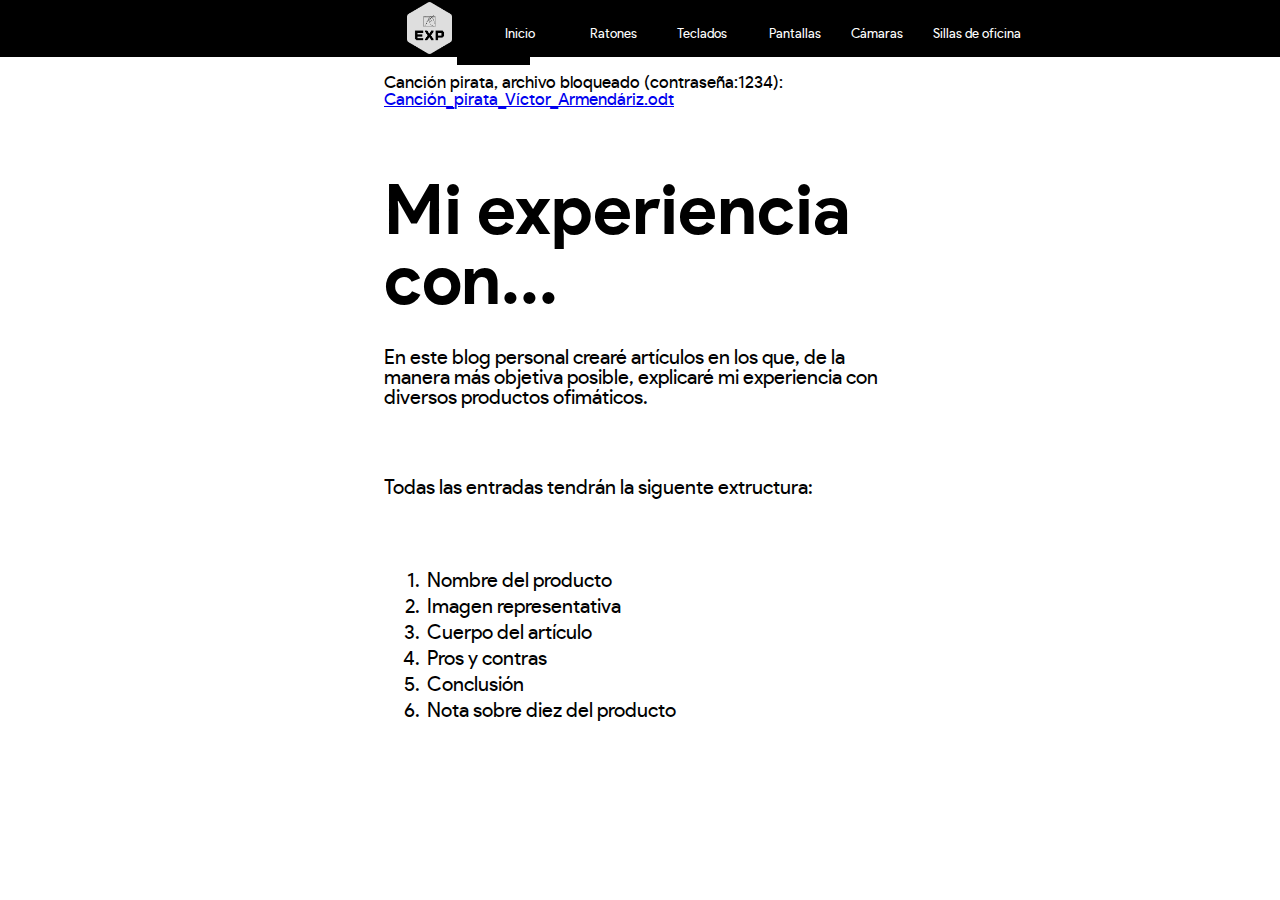
<file: index.html>
<!DOCTYPE html>
<html lang="en">
<head>
	<meta charset="UTF-8">
	<meta name="viewport" content="width=device-width, initial-scale=1.0">
	<link rel="icon" href="/assets/img/EXP-logo.png">
	<link rel="stylesheet" href="assets/styles.css">
	<title>EXP</title>
</head>
<body class="body">
	<div class="active-grid"><br><div class="active"></div></div>
	<div></div>
	<div class="nav">
		<div></div>
		<div class="nav-content">
			<div class="button-content">
				<img src="assets/img/EXP-logo.png" alt="Exp logo" class="logo">
			</div>
			<a href="index.html" class="a-none">
				<div class="button-content">
					<p class="text-1">Inicio</p>
				</div>
			</a>
			<a href="mouses.html" class="a-none">
				<div class="button-content">
					<p class="text-2">Ratones</p>
				</div>
			</a>
			<a href="keyboards.html" class="a-none">
				<div class="button-content">
					<p class="text-3">Teclados</p>
				</div>
			</a>
			<a href="screens.html" class="a-none">
				<div class="button-content">
					<p class="text-3">Pantallas</p>
				</div>
			</a>
			<a href="webcams.html" class="a-none">
				<div class="button-content">
					<p class="text-3-5">Cámaras</p>
				</div>
			</a>
			<a href="office-chairs.html" class="a-none">
				<div class="button-content">
					<p class="text-4">Sillas de oficina</p>
				</div>
			</a>
		</div>
	</div>
	<div class="container-30"><p class="article-text">Canción pirata, archivo bloqueado (contraseña:1234):<a href="assets/Canción_pirata_Víctor_Armendáriz.odt" download=""> Canción_pirata_Víctor_Armendáriz.odt</a></p></div>
	<div class="container-30">
		<p class="title">Mi experiencia con...</p>
		<p class="text">En este blog personal crearé artículos en los que, de la manera más objetiva posible, explicaré mi experiencia con diversos productos ofimáticos.</p>
		<p class="text">Todas las entradas tendrán la siguente extructura:</p>
		<ol>
			<li>Nombre del producto</li>
			<li>Imagen representativa</li>
			<li>Cuerpo del artículo</li>
			<li>Pros y contras</li>
			<li>Conclusión</li>
			<li>Nota sobre diez del producto</li>
		</ol>
	</div>
</body>
</html>
</file>
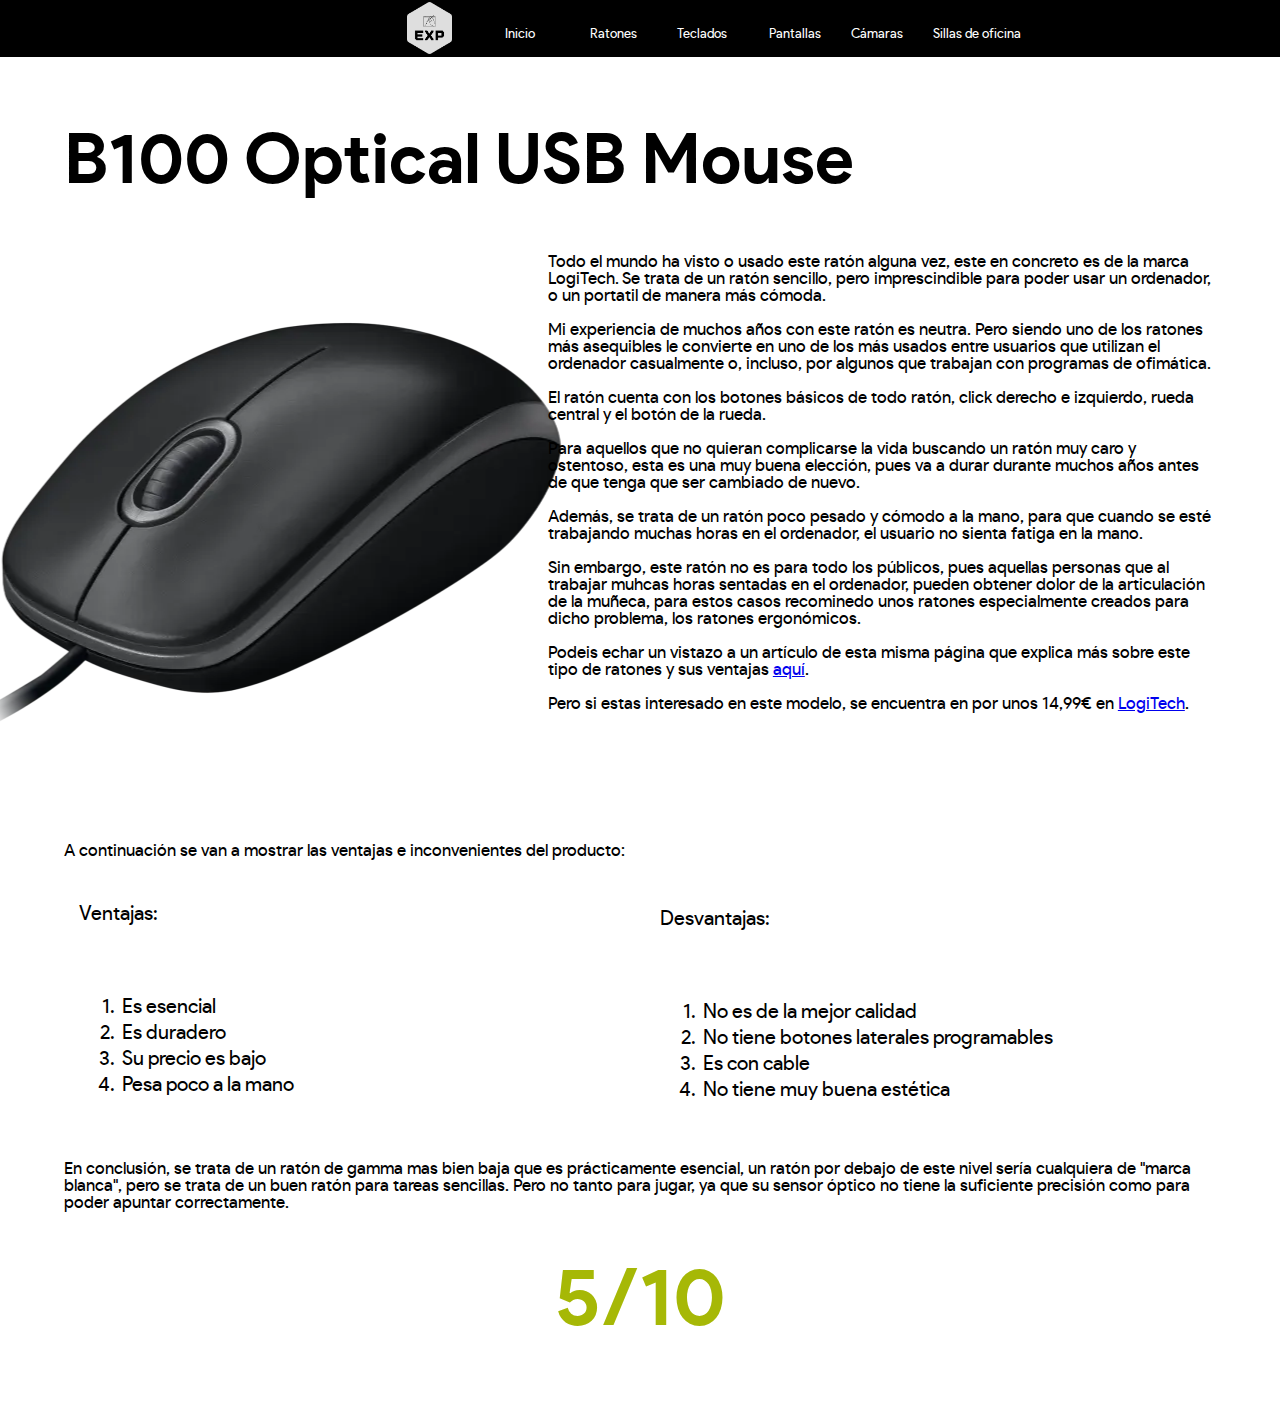
<file: B100.html>
<!DOCTYPE html>
<html lang="en">
<head>
	<meta charset="UTF-8">
	<meta name="viewport" content="width=device-width, initial-scale=1.0">
	<link rel="icon" href="/assets/img/EXP-logo.png">
	<link rel="stylesheet" href="assets/styles.css">
	<title>EXP</title>
</head>
<body class="body-scroll">
	<div></div>
	<div class="nav">
		<div></div>
		<div class="nav-content">
			<div class="button-content">
				<img src="/assets/img/EXP-logo.png" alt="Exp logo" class="logo">
			</div>
			<a href="index.html" class="a-none">
				<div class="button-content">
					<p class="text-1">Inicio</p>
				</div>
			</a>
			<a href="mouses.html" class="a-none">
				<div class="button-content">
					<p class="text-2">Ratones</p>
				</div>
			</a>
			<a href="keyboards.html" class="a-none">
				<div class="button-content">
					<p class="text-3">Teclados</p>
				</div>
			</a>
			<a href="screens.html" class="a-none">
				<div class="button-content">
					<p class="text-3">Pantallas</p>
				</div>
			</a>
			<a href="webcams.html" class="a-none">
				<div class="button-content">
					<p class="text-3-5">Cámaras</p>
				</div>
			</a>
			<a href="office-chairs.html" class="a-none">
				<div class="button-content">
					<p class="text-4">Sillas de oficina</p>
				</div>
			</a>
		</div>
	</div>
	<div class="container-15">
        <p class="title">B100 Optical USB Mouse</p>
        <img src="assets/img/b100-blackcharcoal-gallery-3.webp" class="article-img">
        <div class="text-block-left">
            <p class="article-text-left">Todo el mundo ha visto o usado este ratón alguna vez, este en concreto es de la marca LogiTech. Se trata de un ratón sencillo, pero imprescindible para poder usar un ordenador, o un portatil de manera más cómoda.</p>
            <p class="article-text-left">Mi experiencia de muchos años con este ratón es neutra. Pero siendo uno de los ratones más asequibles le convierte en uno de los más usados entre usuarios que utilizan el ordenador casualmente o, incluso, por algunos que trabajan con programas de ofimática.</p>
            <p class="article-text-left">El ratón cuenta con los botones básicos de todo ratón, click derecho e izquierdo, rueda central y el botón de la rueda.</p>
            <p class="article-text-left">Para aquellos que no quieran complicarse la vida buscando un ratón muy caro y ostentoso, esta es una muy buena elección, pues va a durar durante muchos años antes de que tenga que ser cambiado de nuevo.</p>
            <p class="article-text-left">Además, se trata de un ratón poco pesado y cómodo a la mano, para que cuando se esté trabajando muchas horas en el ordenador, el usuario no sienta fatiga en la mano.</p>
            <p class="article-text-left">Sin embargo, este ratón no es para todo los públicos, pues aquellas personas que al trabajar muhcas horas sentadas en el ordenador, pueden obtener dolor de la articulación de la muñeca, para estos casos recominedo unos ratones especialmente creados para dicho problema, los ratones ergonómicos.</p>
            <p class="article-text-left">Podeis echar un vistazo a un artículo de esta misma página que explica más sobre este tipo de ratones y sus ventajas <a href="mx-master-3s.html">aquí</a>.</p>
            <p class="article-text-left">Pero si estas interesado en este modelo, se encuentra en por unos 14,99€ en <a href="https://www.logitech.com/es-es/products/mice/b100-usb-business-mouse.910-003357.html" target="_blank">LogiTech</a>.</p>
        </div>
        <p class="article-text">A continuación se van a mostrar las ventajas e inconvenientes del producto:</p>
        <div class="for-against">
            <div class="caracteristics-for">
                <p class="text">Ventajas:</p>
                <ol>
                    <li>Es esencial</li>
                    <li>Es duradero</li>
                    <li>Su precio es bajo</li>
					<li>Pesa poco a la mano</li>
                </ol>
            </div>
            <div class="caracteristics-against">
                <p class="text">Desvantajas:</p>
				<ol>
					<li>No es de la mejor calidad</li>
					<li>No tiene botones laterales programables</li>
					<li>Es con cable</li>
					<li>No tiene muy buena estética</li>
				</ol>
            </div>
        </div>
		<p class="article-text">En conclusión, se trata de un ratón de gamma mas bien baja que es prácticamente esencial, un ratón por debajo de este nivel sería cualquiera de "marca blanca", pero se trata de un buen ratón para tareas sencillas. Pero no tanto para jugar, ya que su sensor óptico no tiene la suficiente precisión como para poder apuntar correctamente.</p>
		<p class="calification-5-7">5/10</p>
	</div>
</body>
</html>
</file>
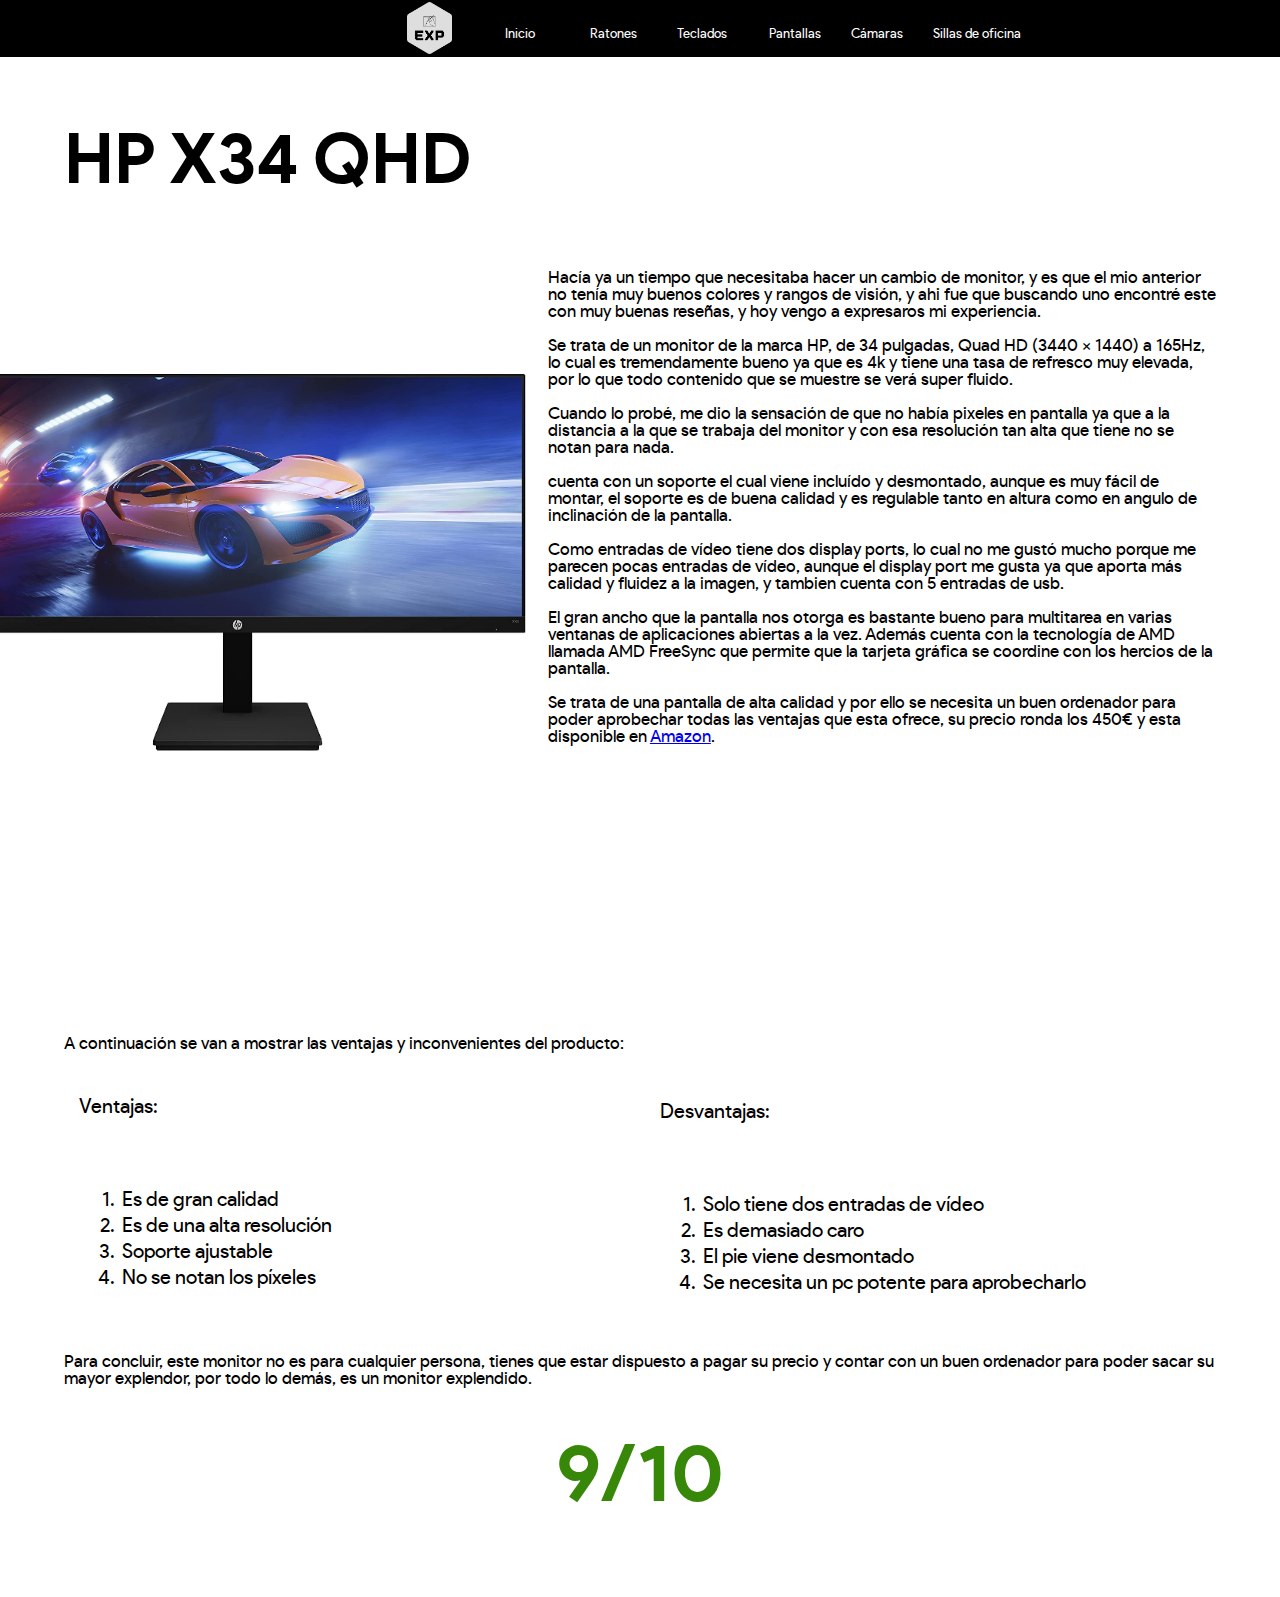
<file: HP_X34_QHD.html>
<!DOCTYPE html>
<html lang="en"><head><meta http-equiv="Content-Type" content="text/html; charset=UTF-8">
	
	<meta name="viewport" content="width=device-width, initial-scale=1.0">
	<link rel="icon" href="assets/img/EXP-logo.png">
	<link rel="stylesheet" href="assets/styles.css">
	<title>EXP</title>
</head>
<body class="body-scroll">
	<div></div>
	<div class="nav">
		<div></div>
		<div class="nav-content">
			<div class="button-content">
				<img src="assets/img/EXP-logo.png" alt="Exp logo" class="logo">
			</div>
			<a href="https://exp-blogger.vercel.app/index.html" class="a-none">
				<div class="button-content">
					<p class="text-1">Inicio</p>
				</div>
			</a>
			<a href="https://exp-blogger.vercel.app/mouses.html" class="a-none">
				<div class="button-content">
					<p class="text-2">Ratones</p>
				</div>
			</a>
			<a href="https://exp-blogger.vercel.app/keyboards.html" class="a-none">
				<div class="button-content">
					<p class="text-3">Teclados</p>
				</div>
			</a>
			<a href="https://exp-blogger.vercel.app/screens.html" class="a-none">
				<div class="button-content">
					<p class="text-3">Pantallas</p>
				</div>
			</a>
			<a href="https://exp-blogger.vercel.app/webcams.html" class="a-none">
				<div class="button-content">
					<p class="text-3-5">Cámaras</p>
				</div>
			</a>
			<a href="https://exp-blogger.vercel.app/office-chairs.html" class="a-none">
				<div class="button-content">
					<p class="text-4">Sillas de oficina</p>
				</div>
			</a>
		</div>
	</div>
	<div class="container-15">
        <p class="title">HP X34 QHD</p>
		<br><br><br><br><br>
        <img src="assets/img/HP_X34_QHD.png" class="article-img-screens" width="692px" height="488px">
        <div class="text-block-left">
            <p class="article-text-left">Hacía ya un tiempo que necesitaba hacer un cambio de monitor, y es que el mio anterior no tenía muy buenos colores y rangos de visión, y ahi fue que buscando uno encontré este con muy buenas reseñas, y hoy vengo a expresaros mi experiencia.</p>
            <p class="article-text-left">Se trata de un monitor de la marca HP, de 34 pulgadas, Quad HD (3440 x 1440) a 165Hz, lo cual es tremendamente bueno ya que es 4k y tiene una tasa de refresco muy elevada, por lo que todo contenido que se muestre se verá super fluido.</p>
            <p class="article-text-left">Cuando lo probé, me dio la sensación de que no había pixeles en pantalla ya que a la distancia a la que se trabaja del monitor y con esa resolución tan alta que tiene no se notan para nada.</p>
            <p class="article-text-left">cuenta con un soporte el cual viene incluído y desmontado, aunque es muy fácil de montar, el soporte es de buena calidad y es regulable tanto en altura como en angulo de inclinación de la pantalla. </p>
            <p class="article-text-left">Como entradas de vídeo tiene dos display ports, lo cual no me gustó mucho porque me parecen pocas entradas de vídeo, aunque el display port me gusta ya que aporta más calidad y fluidez a la imagen, y tambien cuenta con 5 entradas de usb.</p>
            <p class="article-text-left">El gran ancho que la pantalla nos otorga es bastante bueno para multitarea en varias ventanas de aplicaciones abiertas a la vez. Además cuenta con la tecnología de AMD llamada AMD FreeSync que permite que la tarjeta gráfica se coordine con los hercios de la pantalla.</p>
            <p class="article-text-left">Se trata de una pantalla de alta calidad y por ello se necesita un buen ordenador para poder aprobechar todas las ventajas que esta ofrece, su precio ronda los 450€ y esta disponible en <a href="https://www.amazon.es/HP-X34-QHD-Antirreflectante-Inclinaci%C3%B3n/dp/B09DCJ295T/ref=sr_1_1?__mk_es_ES=%C3%85M%C3%85%C5%BD%C3%95%C3%91&crid=1V96FN94VG7KB&keywords=HP+X34+QHD&qid=1682807483&sprefix=hp+x34+qhd%2Caps%2C100&sr=8-1">Amazon</a>.</p>
		</div>
	<br><br><br><br><br><br>
	<p class="article-text">A continuación se van a mostrar las ventajas y inconvenientes del producto:</p>
	<div class="for-against">
		<div class="caracteristics-for">
			<p class="text">Ventajas:</p>
			<ol>
				<li>Es de gran calidad</li>
				<li>Es de una alta resolución</li>
				<li>Soporte ajustable</li>
				<li>No se notan los píxeles</li>
			</ol>
		</div>
		<div class="caracteristics-against">
			<p class="text">Desvantajas:</p>
			<ol>
				<li>Solo tiene dos entradas de vídeo</li>
				<li>Es demasiado caro</li>
				<li>El pie viene desmontado</li>
				<li>Se necesita un pc potente para aprobecharlo</li>
			</ol>
		</div>
	</div>
	<p class="article-text">Para concluir, este monitor no es para cualquier persona, tienes que estar dispuesto a pagar su precio y contar con un buen ordenador para poder sacar su mayor explendor, por todo lo demás, es un monitor explendido.</p>
	<p class="calification-8-10">9/10</p>

</body></html>
</file>
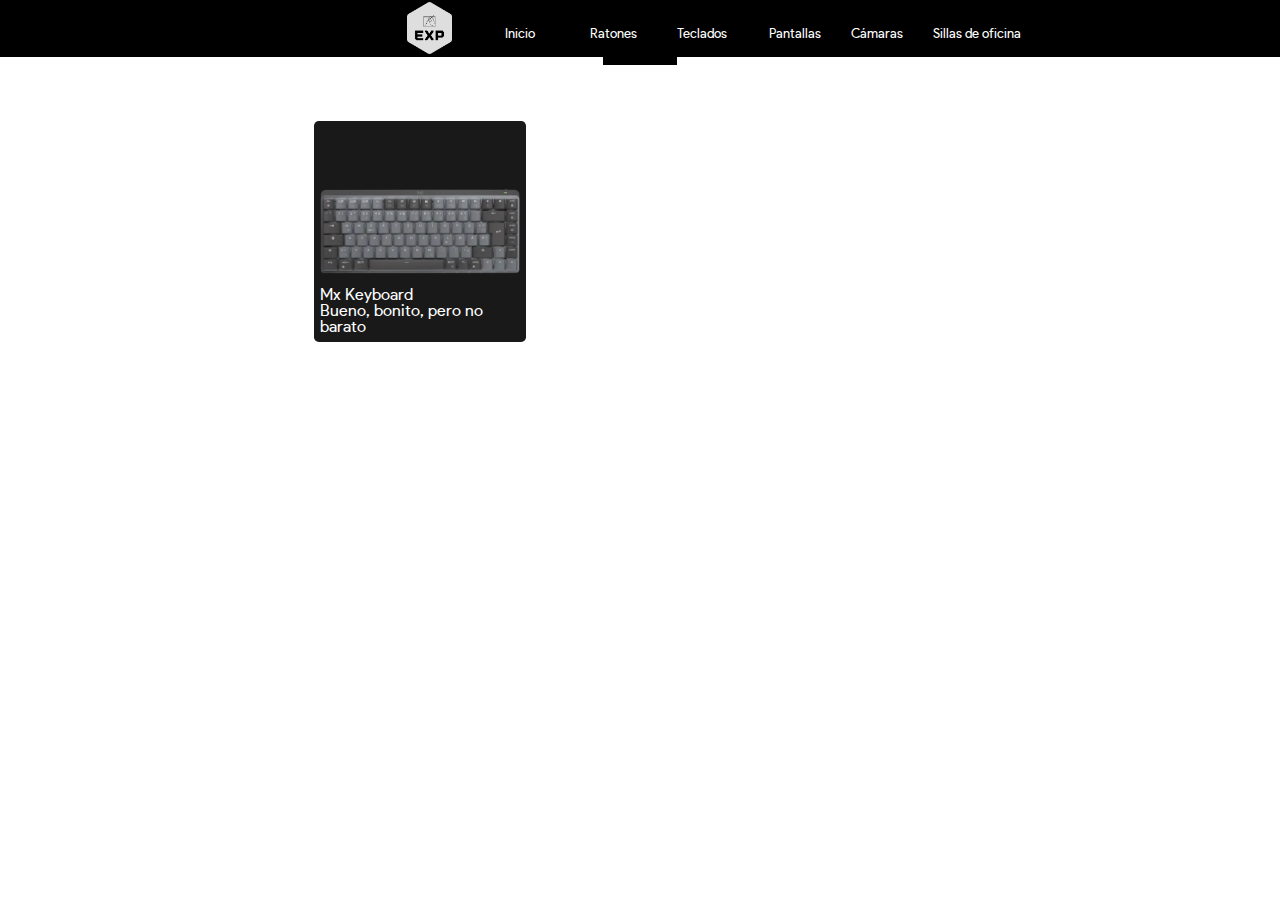
<file: keyboards.html>
<!DOCTYPE html>
<html lang="en">
<head>
	<meta charset="UTF-8">
	<meta name="viewport" content="width=device-width, initial-scale=1.0">
	<link rel="icon" href="/assets/img/EXP-logo.png">
	<link rel="stylesheet" href="assets/styles.css">
	<title>EXP</title>
</head>
<body class="body">
	<div class="active-grid"><div></div><div></div><br><div class="active"></div></div>
	<div></div>
	<div class="nav">
		<div></div>
		<div class="nav-content">
			<div class="button-content">
				<img src="/assets/img/EXP-logo.png" alt="Exp logo" class="logo">
			</div>
			<a href="index.html" class="a-none">
				<div class="button-content">
					<p class="text-1">Inicio</p>
				</div>
			</a>
			<a href="mouses.html" class="a-none">
				<div class="button-content">
					<p class="text-2">Ratones</p>
				</div>
			</a>
			<a href="keyboards.html" class="a-none">
				<div class="button-content">
					<p class="text-3">Teclados</p>
				</div>
			</a>
			<a href="screens.html" class="a-none">
				<div class="button-content">
					<p class="text-3">Pantallas</p>
				</div>
			</a>
			<a href="webcams.html" class="a-none">
				<div class="button-content">
					<p class="text-3-5">Cámaras</p>
				</div>
			</a>
			<a href="office-chairs.html" class="a-none">
				<div class="button-content">
					<p class="text-4">Sillas de oficina</p>
				</div>
			</a>
		</div>
	</div>
	<div class="container-20">
		<a class="a-card" href="mx-keyboard.html">
			<div class="card-under-bg-keyboards">
				<div class="card-keyboards img-keyboard-1">
					<div class="card-content">
						<div class="card-title">Mx Keyboard</div>
						<div class="card-body">Bueno, bonito, pero no barato</div>
					</div>
				</div>
			</div>
		</a>
	</div>
</body>
</html>
</file>
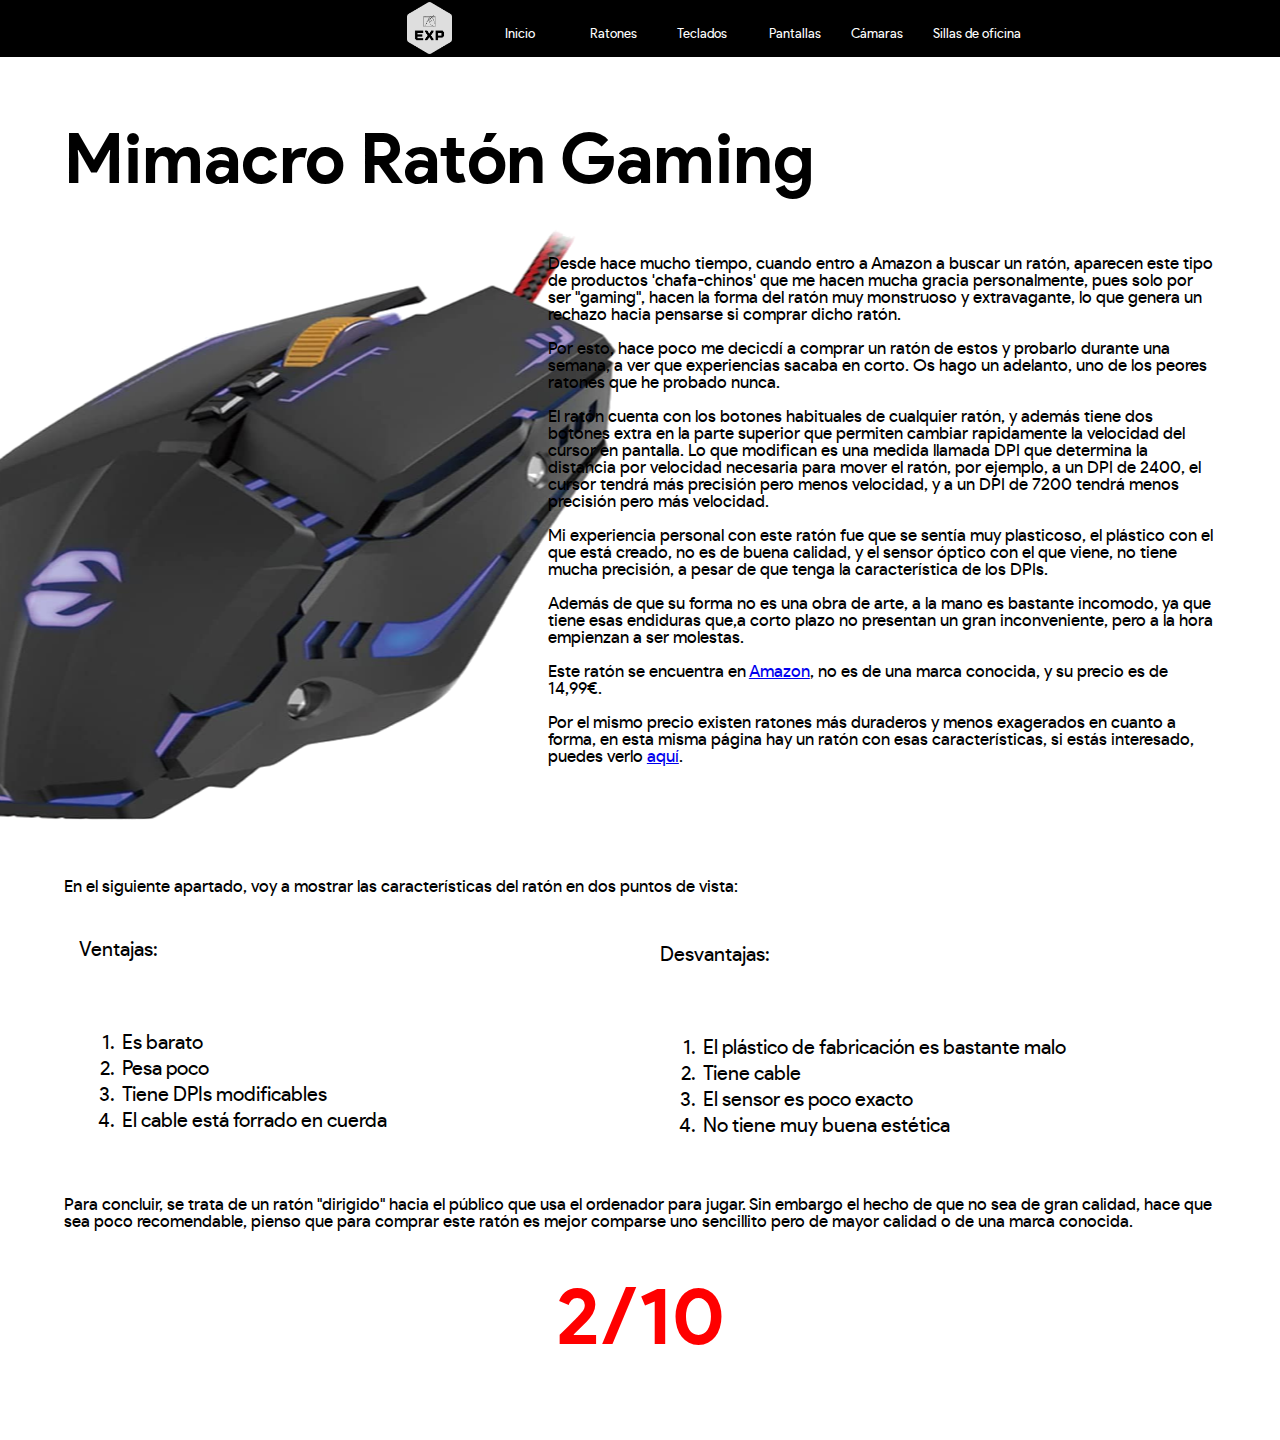
<file: mimacro-raton-gaming.html>
<!DOCTYPE html>
<html lang="en">
<head>
	<meta charset="UTF-8">
	<meta name="viewport" content="width=device-width, initial-scale=1.0">
	<link rel="icon" href="/assets/img/EXP-logo.png">
	<link rel="stylesheet" href="assets/styles.css">
	<title>EXP</title>
</head>
<body class="body-scroll">
	<div></div>
	<div class="nav">
		<div></div>
		<div class="nav-content">
			<div class="button-content">
				<img src="/assets/img/EXP-logo.png" alt="Exp logo" class="logo">
			</div>
			<a href="index.html" class="a-none">
				<div class="button-content">
					<p class="text-1">Inicio</p>
				</div>
			</a>
			<a href="mouses.html" class="a-none">
				<div class="button-content">
					<p class="text-2">Ratones</p>
				</div>
			</a>
			<a href="keyboards.html" class="a-none">
				<div class="button-content">
					<p class="text-3">Teclados</p>
				</div>
			</a>
			<a href="screens.html" class="a-none">
				<div class="button-content">
					<p class="text-3">Pantallas</p>
				</div>
			</a>
			<a href="webcams.html" class="a-none">
				<div class="button-content">
					<p class="text-3-5">Cámaras</p>
				</div>
			</a>
			<a href="office-chairs.html" class="a-none">
				<div class="button-content">
					<p class="text-4">Sillas de oficina</p>
				</div>
			</a>
		</div>
	</div>
	<div class="container-15">
        <p class="title">Mimacro Ratón Gaming</p>
        <img src="assets/img/mimacro-ratóngaming.png" class="article-img">
        <div class="text-block-left">
            <p class="article-text-left">Desde hace mucho tiempo, cuando entro a Amazon a buscar un ratón, aparecen este tipo de productos 'chafa-chinos' que me hacen mucha gracia personalmente, pues solo por ser "gaming", hacen la forma del ratón muy monstruoso y extravagante, lo que genera un rechazo hacia pensarse si comprar dicho ratón. </p>
            <p class="article-text-left">Por esto, hace poco me decicdí a comprar un ratón de estos y probarlo durante una semana, a ver que experiencias sacaba en corto. Os hago un adelanto, uno de los peores ratones que he probado nunca.</p>
            <p class="article-text-left">El ratón cuenta con los botones habituales de cualquier ratón, y además tiene dos botones extra en la parte superior que permiten cambiar rapidamente la velocidad del cursor en pantalla. Lo que modifican es una medida llamada DPI que determina la distancia por velocidad necesaria para mover el ratón, por ejemplo, a un DPI de 2400, el cursor tendrá más precisión pero menos velocidad, y a un DPI de 7200 tendrá menos precisión pero más velocidad.</p>
            <p class="article-text-left">Mi experiencia personal con este ratón fue que se sentía muy plasticoso, el plástico con el que está creado, no es de buena calidad, y el sensor óptico con el que viene, no tiene mucha precisión, a pesar de que tenga la característica de los DPIs.</p>
            <p class="article-text-left">Además de que su forma no es una obra de arte, a la mano es bastante incomodo, ya que tiene esas endiduras que,a corto plazo no presentan un gran inconveniente, pero a la hora empienzan a ser molestas.</p>
            <p class="article-text-left">Este ratón se encuentra en <a href="https://www.amazon.es/Mimacro-Iluminaci%C3%B3n-Botones-Ultra-Ligero-ergonomico/dp/B0BSH2J297/ref=sr_1_3_sspa?__mk_es_ES=%C3%85M%C3%85%C5%BD%C3%95%C3%91&crid=JYXY807LUO7V&keywords=rat%C3%B3n+gamer&qid=1678205897&sprefix=rat%C3%B3n+gamer%2Caps%2C90&sr=8-3-spons&sp_csd=d2lkZ2V0TmFtZT1zcF9hdGY&psc=1" target="_blank">Amazon</a>, no es de una marca conocida, y su precio es de 14,99€.</p>
            <p class="article-text-left">Por el mismo precio existen ratones más duraderos y menos exagerados en cuanto a forma, en esta misma página hay un ratón con esas características, si estás interesado, puedes verlo <a target="_b" href="B100.html">aquí</a>.</p>
        </div>
		<br><br><br>
        <p class="article-text">En el siguiente apartado, voy a mostrar las características del ratón en dos puntos de vista:</p>
        <div class="for-against">
            <div class="caracteristics-for">
                <p class="text">Ventajas:</p>
                <ol>
                    <li>Es barato</li>
                    <li>Pesa poco</li>
                    <li>Tiene DPIs modificables</li>
					<li>El cable está forrado en cuerda</li>
                </ol>
            </div>
            <div class="caracteristics-against">
                <p class="text">Desvantajas:</p>
				<ol>
					<li>El plástico de fabricación es bastante malo</li>
					<li>Tiene cable</li>
					<li>El sensor es poco exacto</li>
					<li>No tiene muy buena estética</li>
				</ol>
            </div>
        </div>
		<p class="article-text">Para concluir, se trata de un ratón "dirigido" hacia el público que usa el ordenador para jugar. Sin embargo el hecho de que no sea de gran calidad, hace que sea poco recomendable, pienso que para comprar este ratón es mejor comparse uno sencillito pero de mayor calidad o de una marca conocida.</p>
		<p class="calification-0-4">2/10</p>
	</div>
</body>
</html>
</file>
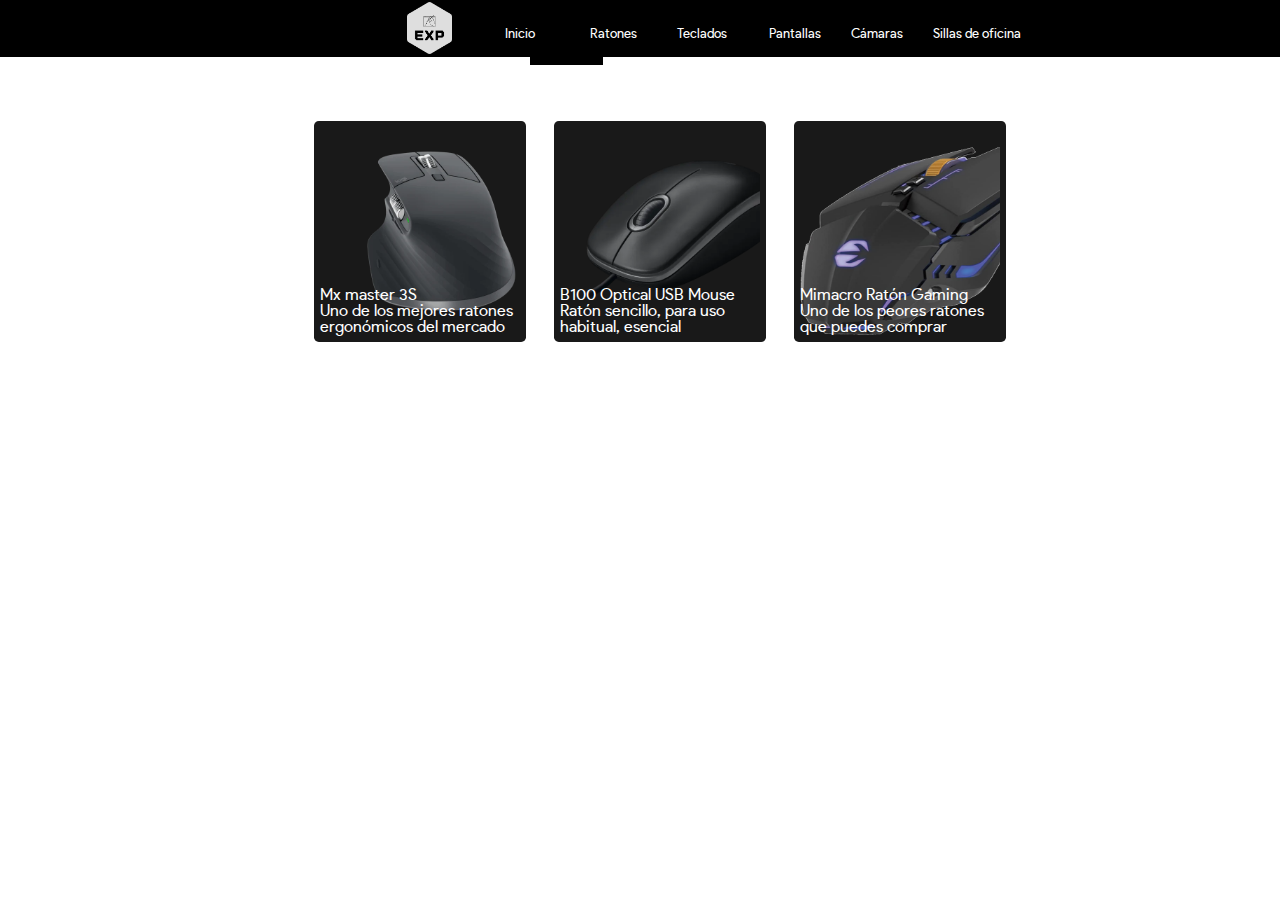
<file: mouses.html>
<!DOCTYPE html>
<html lang="en">
<head>
	<meta charset="UTF-8">
	<meta name="viewport" content="width=device-width, initial-scale=1.0">
	<link rel="icon" href="/assets/img/EXP-logo.png">
	<link rel="stylesheet" href="assets/styles.css">
	<title>EXP</title>
</head>
<body class="body">
	<div class="active-grid"><div></div><br><div class="active"></div></div>
	<div></div>
	<div class="nav">
		<div></div>
		<div class="nav-content">
			<div class="button-content">
				<img src="/assets/img/EXP-logo.png" alt="Exp logo" class="logo">
			</div>
			<a href="index.html" class="a-none">
				<div class="button-content">
					<p class="text-1">Inicio</p>
				</div>
			</a>
			<a href="mouses.html" class="a-none">
				<div class="button-content">
					<p class="text-2">Ratones</p>
				</div>
			</a>
			<a href="keyboards.html" class="a-none">
				<div class="button-content">
					<p class="text-3">Teclados</p>
				</div>
			</a>
			<a href="screens.html" class="a-none">
				<div class="button-content">
					<p class="text-3">Pantallas</p>
				</div>
			</a>
			<a href="webcams.html" class="a-none">
				<div class="button-content">
					<p class="text-3-5">Cámaras</p>
				</div>
			</a>
			<a href="office-chairs.html" class="a-none">
				<div class="button-content">
					<p class="text-4">Sillas de oficina</p>
				</div>
			</a>
		</div>
	</div>
	<div class="container-20">
		<a class="a-card" href="mx-master-3s.html">
			<div class="card-under-bg-mouses">
				<div class="card img-mouse-1">
					<div class="card-content">
						<div class="card-title">Mx master 3S</div>
						<div class="card-body">Uno de los mejores ratones ergonómicos del mercado</div>
					</div>
				</div>
			</div>
		</a>
		<a href="B100.html" class="a-card">
			<div class="card-under-bg-mouses">
				<div class="card img-mouse-2">
					<div class="card-content">
						<div class="card-title">B100 Optical USB Mouse</div>
						<div class="card-body">Ratón sencillo, para uso habitual, esencial</div>
					</div>
				</div>
			</div>
		</a>
		<a href="mimacro-raton-gaming.html" class="a-card">
			<div class="card-under-bg-mouses">
				<div class="card img-mouse-3">
					<div class="card-content">
						<div class="card-title">Mimacro Ratón Gaming</div>
						<div class="card-body">Uno de los peores ratones que puedes comprar</div>
					</div>
				</div>
			</div>
		</a>
	</div>
</body>
</html>
</file>
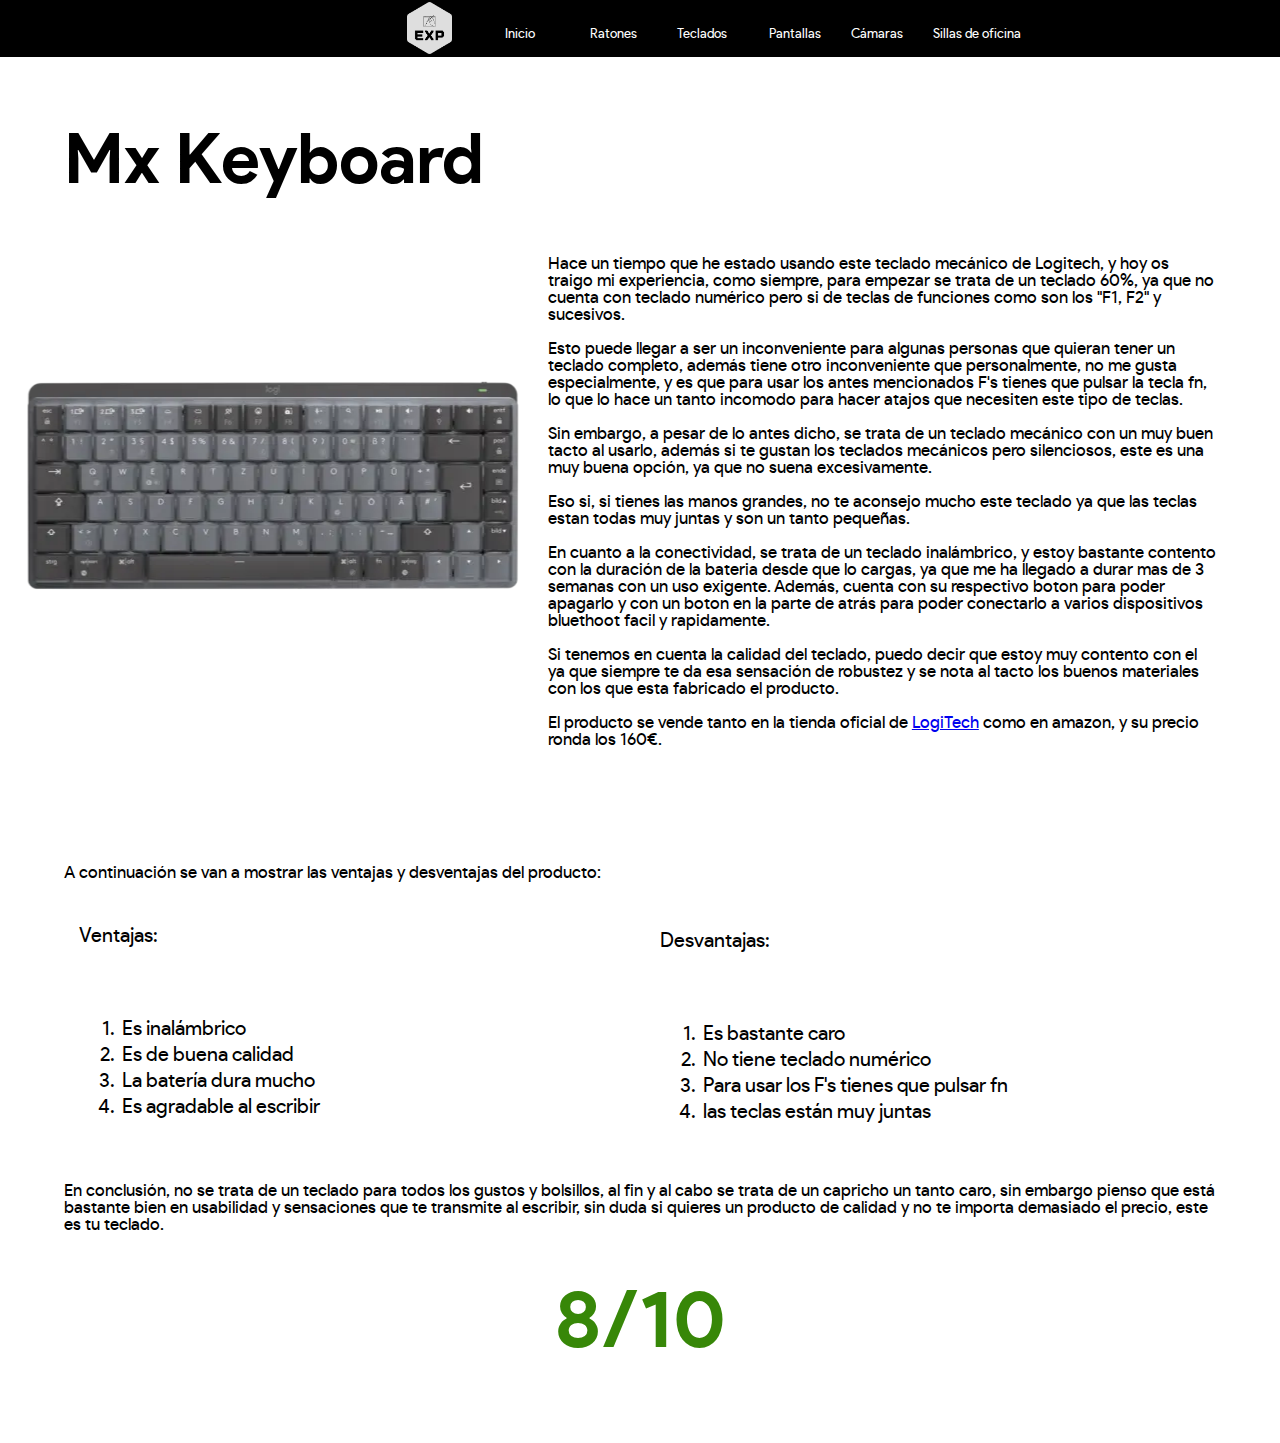
<file: mx-keyboard.html>
<!DOCTYPE html>

<html lang="en"><head><meta http-equiv="Content-Type" content="text/html; charset=UTF-8">
	
	<meta name="viewport" content="width=device-width, initial-scale=1.0">
	<link rel="icon" href="assets/img/EXP-logo.png">
	<link rel="stylesheet" href="assets/styles.css">
	<title>EXP</title>
</head>
<body class="body-scroll">
	<div></div>
	<div class="nav">
		<div></div>
		<div class="nav-content">
			<div class="button-content">
				<img src="assets/img/EXP-logo.png" alt="Exp logo" class="logo">
			</div>
			<a href="https://exp-blogger.vercel.app/index.html" class="a-none">
				<div class="button-content">
					<p class="text-1">Inicio</p>
				</div>
			</a>
			<a href="https://exp-blogger.vercel.app/mouses.html" class="a-none">
				<div class="button-content">
					<p class="text-2">Ratones</p>
				</div>
			</a>
			<a href="https://exp-blogger.vercel.app/keyboards.html" class="a-none">
				<div class="button-content">
					<p class="text-3">Teclados</p>
				</div>
			</a>
			<a href="https://exp-blogger.vercel.app/screens.html" class="a-none">
				<div class="button-content">
					<p class="text-3">Pantallas</p>
				</div>
			</a>
			<a href="https://exp-blogger.vercel.app/webcams.html" class="a-none">
				<div class="button-content">
					<p class="text-3-5">Cámaras</p>
				</div>
			</a>
			<a href="https://exp-blogger.vercel.app/office-chairs.html" class="a-none">
				<div class="button-content">
					<p class="text-4">Sillas de oficina</p>
				</div>
			</a>
		</div>
	</div>
	<div class="container-15">
        <p class="title">Mx Keyboard</p>
		<br><br><br><br><br>
        <img src="assets/img/Mx_mechanical_keyboard.webp" class="article-img">
        <div class="text-block-left">
            <p class="article-text-left">Hace un tiempo que he estado usando este teclado mecánico de Logitech, y hoy os traigo mi experiencia, como siempre, para empezar se trata de un teclado 60%, ya que no cuenta con teclado numérico pero si de teclas de funciones como son los "F1, F2" y sucesivos.</p>
            <p class="article-text-left">Esto puede llegar a ser un inconveniente para algunas personas que quieran tener un teclado completo, además tiene otro inconveniente que personalmente, no me gusta especialmente, y es que para usar los antes mencionados F's tienes que pulsar la tecla fn, lo que lo hace un tanto incomodo para hacer atajos que necesiten este tipo de teclas.</p>
            <p class="article-text-left">Sin embargo, a pesar de lo antes dicho, se trata de un teclado mecánico con un muy buen tacto al usarlo, además si te gustan los teclados mecánicos pero silenciosos, este es una muy buena opción, ya que no suena excesivamente.</p>
            <p class="article-text-left">Eso si, si tienes las manos grandes, no te aconsejo mucho este teclado ya que las teclas estan todas muy juntas y son un tanto pequeñas.</p>
            <p class="article-text-left">En cuanto a la conectividad, se trata de un teclado inalámbrico, y estoy bastante contento con la duración de la bateria desde que lo cargas, ya que me ha llegado a durar mas de 3 semanas con un uso exigente. Además, cuenta con su respectivo boton para poder apagarlo y con un boton en la parte de atrás para poder conectarlo a varios dispositivos bluethoot facil y rapidamente.</p>
            <p class="article-text-left">Si tenemos en cuenta la calidad del teclado, puedo decir que estoy muy contento con el ya que siempre te da esa sensación de robustez y se nota al tacto los buenos materiales con los que esta fabricado el producto.</p>
            <p class="article-text-left">El producto se vende tanto en la tienda oficial de <a href="https://www.logitech.com/es-es/products/keyboards/mx-mechanical.html">LogiTech</a> como en amazon, y su precio ronda los 160€.</p>
	</div>
	<br><br><br><br><br><br><br><br><br><br><br>
	<p class="article-text">A continuación se van a mostrar las ventajas y desventajas del producto:</p>
	<div class="for-against">
		<div class="caracteristics-for">
			<p class="text">Ventajas:</p>
			<ol>
				<li>Es inalámbrico</li>
				<li>Es de buena calidad</li>
				<li>La batería dura mucho</li>
				<li>Es agradable al escribir</li>
			</ol>
		</div>
		<div class="caracteristics-against">
			<p class="text">Desvantajas:</p>
			<ol>
				<li>Es bastante caro</li>
				<li>No tiene teclado numérico</li>
				<li>Para usar los F's tienes que pulsar fn</li>
				<li>las teclas están muy juntas</li>
			</ol>
		</div>
	</div>
	<p class="article-text">En conclusión, no se trata de un teclado para todos los gustos y bolsillos, al fin y al cabo se trata de un capricho un tanto caro, sin embargo pienso que está bastante bien en usabilidad y sensaciones que te transmite al escribir, sin duda si quieres un producto de calidad y no te importa demasiado el precio, este es tu teclado.</p>
	<p class="calification-8-10">8/10</p>

</body></html>
</file>
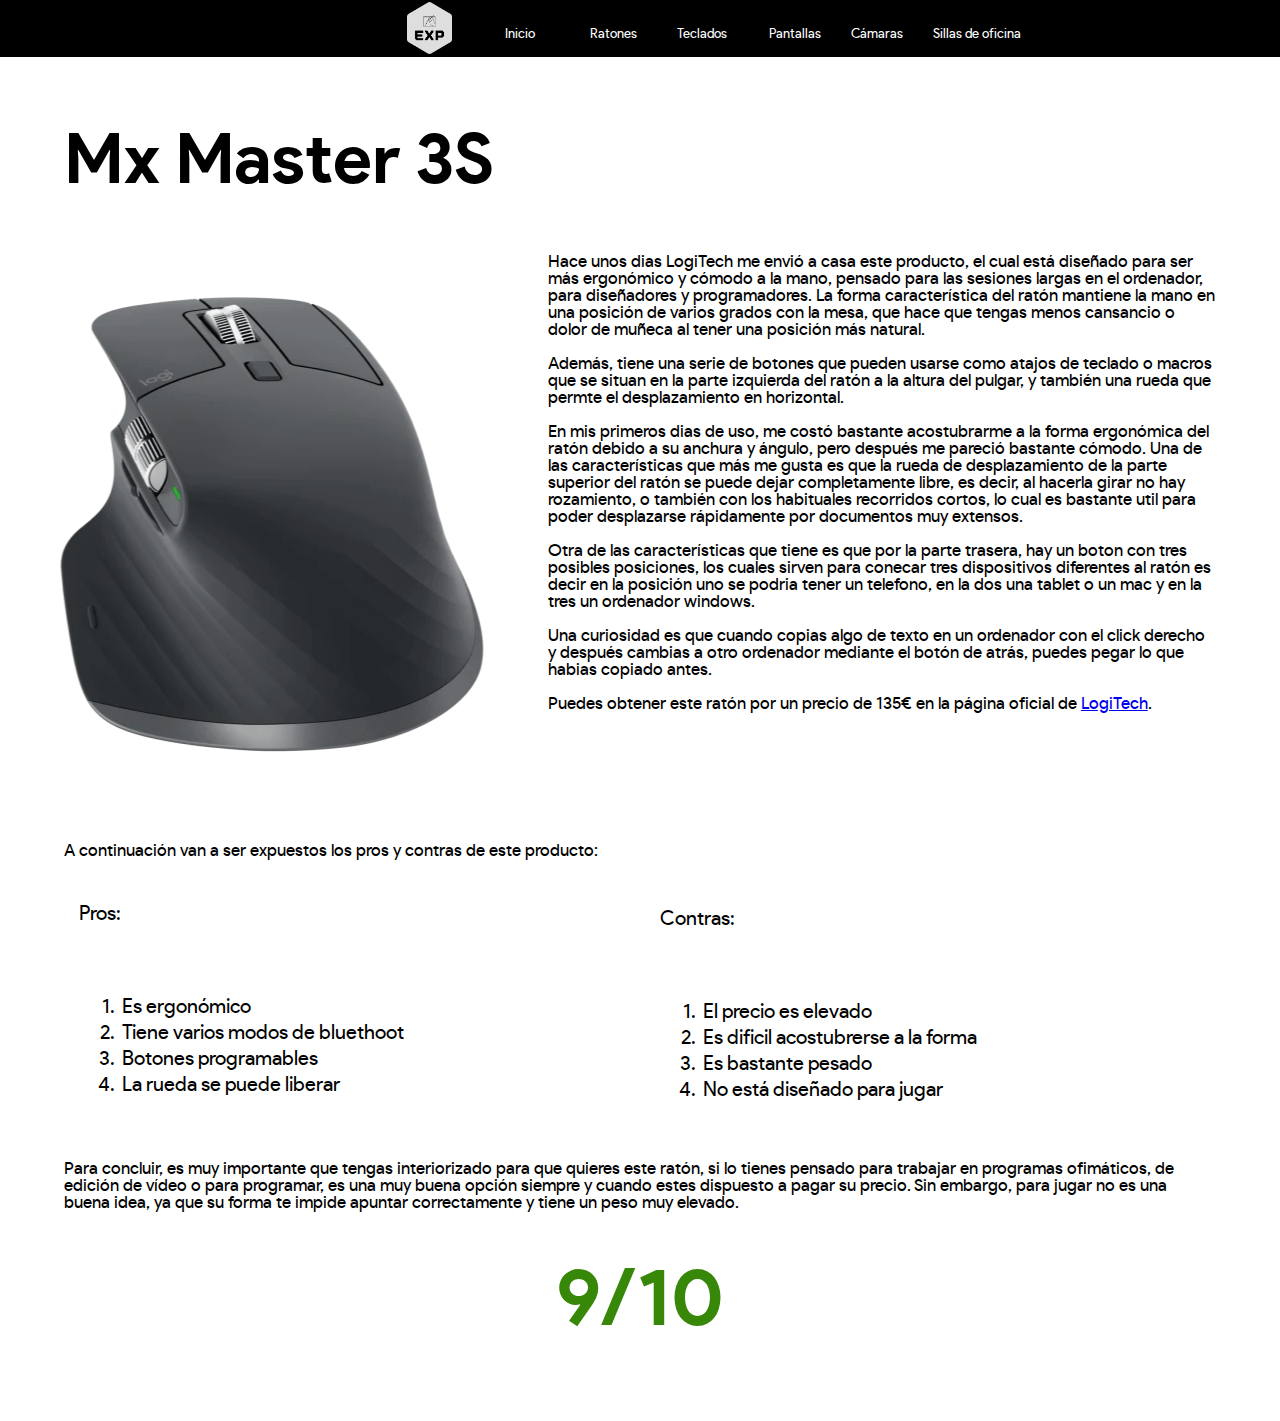
<file: mx-master-3s.html>
<!DOCTYPE html>
<html lang="en">
<head>
	<meta charset="UTF-8">
	<meta name="viewport" content="width=device-width, initial-scale=1.0">
	<link rel="icon" href="/assets/img/EXP-logo.png">
	<link rel="stylesheet" href="assets/styles.css">
	<title>EXP</title>
</head>
<body class="body-scroll">
	<div></div>
	<div class="nav">
		<div></div>
		<div class="nav-content">
			<div class="button-content">
				<img src="/assets/img/EXP-logo.png" alt="Exp logo" class="logo">
			</div>
			<a href="index.html" class="a-none">
				<div class="button-content">
					<p class="text-1">Inicio</p>
				</div>
			</a>
			<a href="mouses.html" class="a-none">
				<div class="button-content">
					<p class="text-2">Ratones</p>
				</div>
			</a>
			<a href="keyboards.html" class="a-none">
				<div class="button-content">
					<p class="text-3">Teclados</p>
				</div>
			</a>
			<a href="screens.html" class="a-none">
				<div class="button-content">
					<p class="text-3">Pantallas</p>
				</div>
			</a>
			<a href="webcams.html" class="a-none">
				<div class="button-content">
					<p class="text-3-5">Cámaras</p>
				</div>
			</a>
			<a href="office-chairs.html" class="a-none">
				<div class="button-content">
					<p class="text-4">Sillas de oficina</p>
				</div>
			</a>
		</div>
	</div>
	<div class="container-15">
        <p class="title">Mx Master 3S</p>
        <img src="assets/img/mx-master-3s-mouse-3-4-view-graphite.webp" class="article-img">
        <div class="text-block-left">
            <p class="article-text-left">Hace unos dias LogiTech me envió a casa este producto, el cual está diseñado para ser más ergonómico y cómodo a la mano, pensado para las sesiones largas en el ordenador, para diseñadores y programadores. La forma característica del ratón mantiene la mano en una posición de varios grados con la mesa, que hace que tengas menos cansancio o dolor de muñeca al tener una posición más natural.</p>
            <p class="article-text-left">Además, tiene una serie de botones que pueden usarse como atajos de teclado o macros que se situan en la parte izquierda del ratón a la altura del pulgar, y también una rueda que permte el desplazamiento en horizontal.</p>
            <p class="article-text-left">En mis primeros dias de uso, me costó bastante acostubrarme a la forma ergonómica del ratón debido a su anchura y ángulo, pero después me pareció bastante cómodo. Una de las características que más me gusta es que la rueda de desplazamiento de la parte superior del ratón se puede dejar completamente libre, es decir, al hacerla girar no hay rozamiento, o también con los habituales recorridos cortos, lo cual es bastante util para poder desplazarse rápidamente por documentos muy extensos.</p>
            <p class="article-text-left">Otra de las características que tiene es que por la parte trasera, hay un boton con tres posibles posiciones, los cuales sirven para conecar tres dispositivos diferentes al ratón es decir en la posición uno se podria tener un telefono, en la dos una tablet o un mac y en la tres un ordenador windows.</p>
            <p class="article-text-left">Una curiosidad es que cuando copias algo de texto en un ordenador con el click derecho y después cambias a otro ordenador mediante el botón de atrás, puedes pegar lo que habias copiado antes.</p>
            <p class="article-text-left">Puedes obtener este ratón por un precio de 135€ en la página oficial de <a href="https://www.logitech.com/es-es/products/mice/mx-master-3s.910-006559.html" target="_blank">LogiTech</a>.</p>
        </div>
        <p class="article-text">A continuación van a ser expuestos los pros y contras de este producto:</p>
        <div class="for-against">
            <div class="caracteristics-for">
                <p class="text">Pros:</p>
                <ol>
                    <li>Es ergonómico</li>
                    <li>Tiene varios modos de bluethoot</li>
                    <li>Botones programables</li>
					<li>La rueda se puede liberar</li>
                </ol>
            </div>
            <div class="caracteristics-against">
                <p class="text">Contras:</p>
				<ol>
					<li>El precio es elevado</li>
					<li>Es dificil acostubrerse a la forma</li>
					<li>Es bastante pesado</li>
					<li>No está diseñado para jugar</li>
				</ol>
            </div>
        </div>
		<p class="article-text">Para concluir, es muy importante que tengas interiorizado para que quieres este ratón, si lo tienes pensado para trabajar en programas ofimáticos, de edición de vídeo o para programar, es una muy buena opción siempre y cuando estes dispuesto a pagar su precio. Sin embargo, para jugar no es una buena idea, ya que su forma te impide apuntar correctamente y tiene un peso muy elevado.</p>
		<p class="calification-8-10">9/10</p>
	</div>
</body>
</html>
</file>
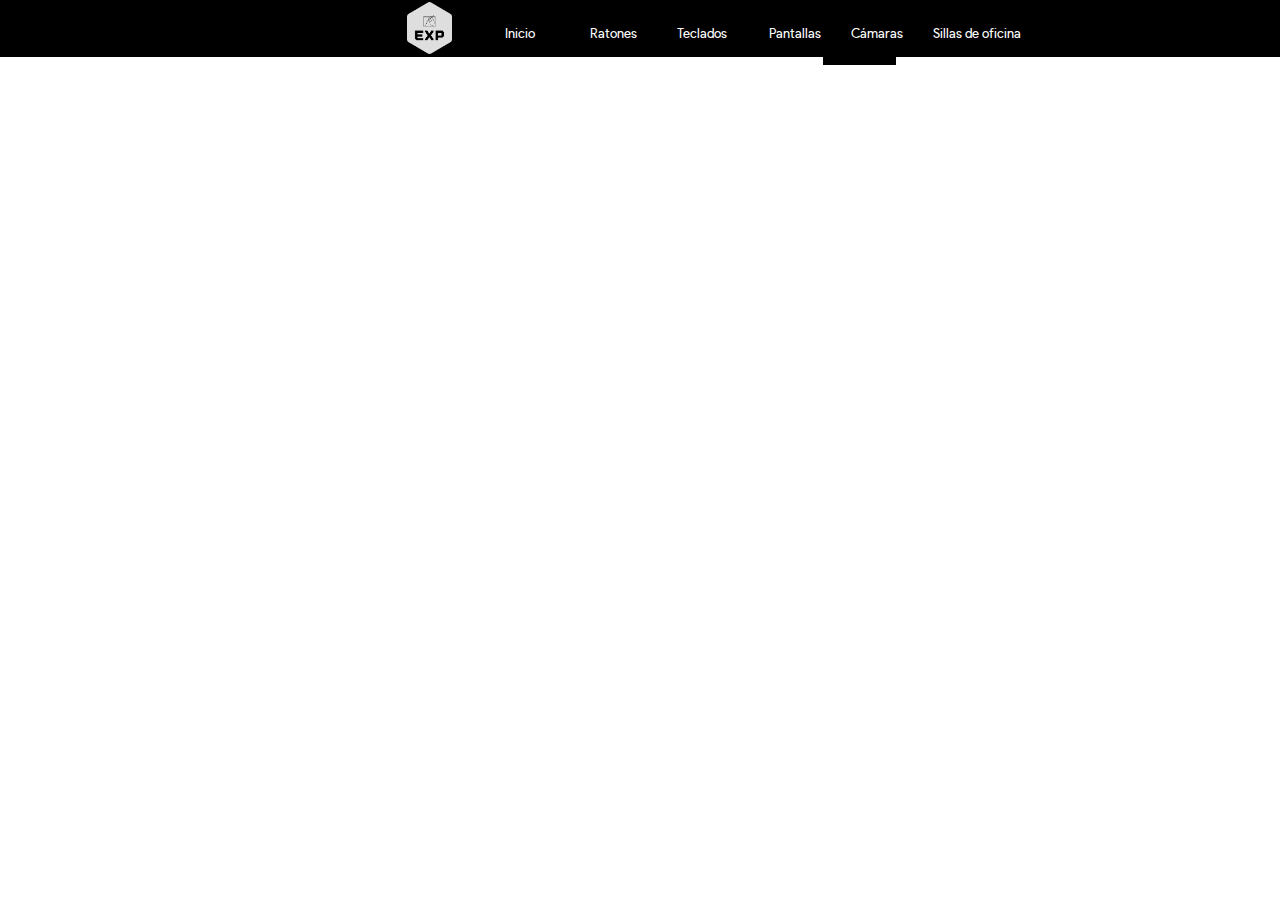
<file: office-chairs.html>
<!DOCTYPE html>
<html lang="en">
<head>
	<meta charset="UTF-8">
	<meta name="viewport" content="width=device-width, initial-scale=1.0">
	<link rel="icon" href="/assets/img/EXP-logo.png">
	<link rel="stylesheet" href="assets/styles.css">
	<title>EXP</title>
</head>
<body class="body">
	<div class="active-grid"><div></div><div></div><div></div><div></div><div></div><br><div class="active"></div></div>
	<div></div>
	<div class="nav">
		<div></div>
		<div class="nav-content">
			<div class="button-content">
				<img src="/assets/img/EXP-logo.png" alt="Exp logo" class="logo">
			</div>
			<a href="index.html" class="a-none">
				<div class="button-content">
					<p class="text-1">Inicio</p>
				</div>
			</a>
			<a href="mouses.html" class="a-none">
				<div class="button-content">
					<p class="text-2">Ratones</p>
				</div>
			</a>
			<a href="keyboards.html" class="a-none">
				<div class="button-content">
					<p class="text-3">Teclados</p>
				</div>
			</a>
			<a href="screens.html" class="a-none">
				<div class="button-content">
					<p class="text-3">Pantallas</p>
				</div>
			</a>
			<a href="webcams.html" class="a-none">
				<div class="button-content">
					<p class="text-3-5">Cámaras</p>
				</div>
			</a>
			<a href="office-chairs.html" class="a-none">
				<div class="button-content">
					<p class="text-4">Sillas de oficina</p>
				</div>
			</a>
		</div>
	</div>
</body>
</html>
</file>
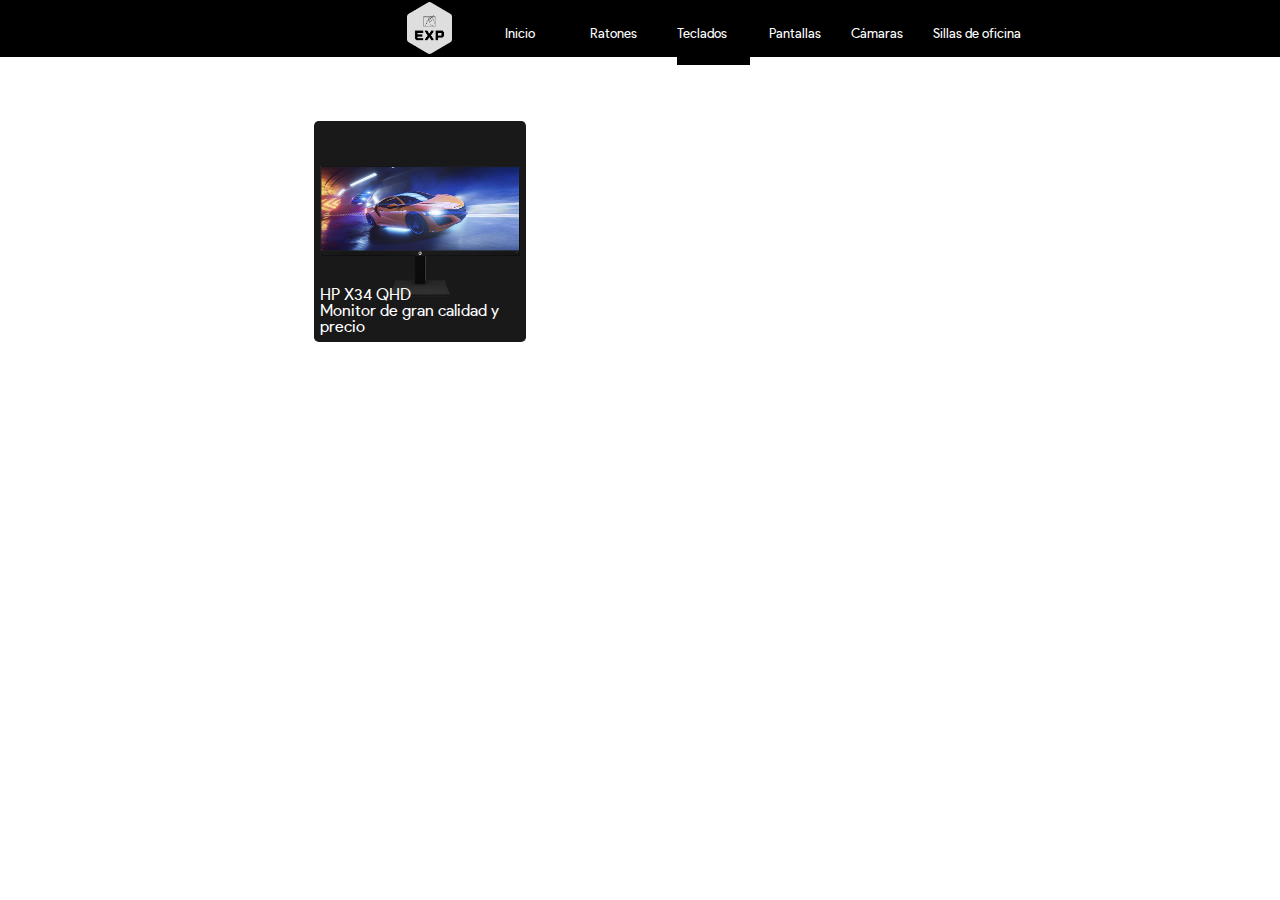
<file: screens.html>
<!DOCTYPE html>
<html lang="en">
<head>
	<meta charset="UTF-8">
	<meta name="viewport" content="width=device-width, initial-scale=1.0">
	<link rel="icon" href="/assets/img/EXP-logo.png">
	<link rel="stylesheet" href="assets/styles.css">
	<title>EXP</title>
</head>
<body class="body">
	<div class="active-grid"><div></div><div></div><div></div><br><div class="active"></div></div>
	<div></div>
	<div class="nav">
		<div></div>
		<div class="nav-content">
			<div class="button-content">
				<img src="/assets/img/EXP-logo.png" alt="Exp logo" class="logo">
			</div>
			<a href="index.html" class="a-none">
				<div class="button-content">
					<p class="text-1">Inicio</p>
				</div>
			</a>
			<a href="mouses.html" class="a-none">
				<div class="button-content">
					<p class="text-2">Ratones</p>
				</div>
			</a>
			<a href="keyboards.html" class="a-none">
				<div class="button-content">
					<p class="text-3">Teclados</p>
				</div>
			</a>
			<a href="screens.html" class="a-none">
				<div class="button-content">
					<p class="text-3">Pantallas</p>
				</div>
			</a>
			<a href="webcams.html" class="a-none">
				<div class="button-content">
					<p class="text-3-5">Cámaras</p>
				</div>
			</a>
			<a href="office-chairs.html" class="a-none">
				<div class="button-content">
					<p class="text-4">Sillas de oficina</p>
				</div>
			</a>
		</div>
	</div>
	<div class="container-20">
		<a class="a-card" href="HP_X34_QHD.html">
			<div class="card-under-bg-screens">
				<div class="card-keyboards img-screen-1">
					<div class="card-content">
						<div class="card-title">HP X34 QHD</div>
						<div class="card-body">Monitor de gran calidad y precio</div>
					</div>
				</div>
			</div>
		</a>
	</div>
</body>
</html>
</file>
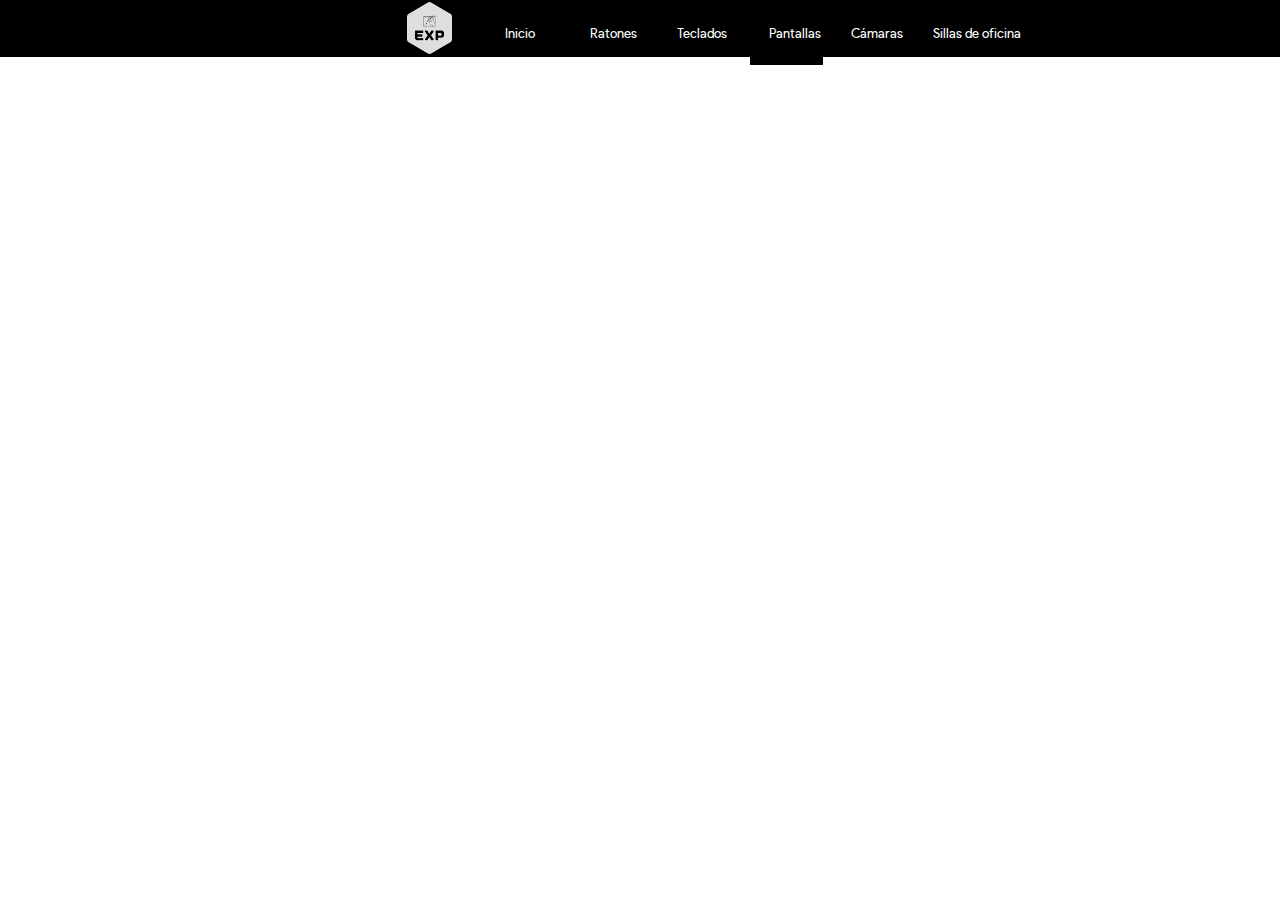
<file: webcams.html>
<!DOCTYPE html>
<html lang="en">
<head>
	<meta charset="UTF-8">
	<meta name="viewport" content="width=device-width, initial-scale=1.0">
	<link rel="icon" href="/assets/img/EXP-logo.png">
	<link rel="stylesheet" href="assets/styles.css">
	<title>EXP</title>
</head>
<body class="body">
	<div class="active-grid"><div></div><div></div><div></div><div></div><br><div class="active"></div></div>
	<div></div>
	<div class="nav">
		<div></div>
		<div class="nav-content">
			<div class="button-content">
				<img src="/assets/img/EXP-logo.png" alt="Exp logo" class="logo">
			</div>
			<a href="index.html" class="a-none">
				<div class="button-content">
					<p class="text-1">Inicio</p>
				</div>
			</a>
			<a href="mouses.html" class="a-none">
				<div class="button-content">
					<p class="text-2">Ratones</p>
				</div>
			</a>
			<a href="keyboards.html" class="a-none">
				<div class="button-content">
					<p class="text-3">Teclados</p>
				</div>
			</a>
			<a href="screens.html" class="a-none">
				<div class="button-content">
					<p class="text-3">Pantallas</p>
				</div>
			</a>
			<a href="webcams.html" class="a-none">
				<div class="button-content">
					<p class="text-3-5">Cámaras</p>
				</div>
			</a>
			<a href="office-chairs.html" class="a-none">
				<div class="button-content">
					<p class="text-4">Sillas de oficina</p>
				</div>
			</a>
		</div>
	</div>
</body>
</html>
</file>
<file: assets/styles.css>
.body{
	margin: 0%;
	overflow-y: hidden;
}

@media screen and (max-width:1440px){
	.container-15{
		--container-15-size: 5%;
	}
	.article-text-left, .article-text{
		--font-size-article-text:17px;
	}
	ol, .text{
		--font-size-ol-text:20px;
	}
	.text-block-left{
		--top-position-article-block-text: 9%;
	}
	.article-img-screens{
		width: 50%;
		height: 50%;
		margin-left: 5%;
		margin-top: 5%;
		margin-bottom: 15%;
	}
}

@media screen and (max-width:1024px){
	.text-block-left{
		--top-position-article-block-text: 7%;
	}
	.article-img {
		width: 35%;
		margin-top: 5%;
		margin-bottom: 15%;
	}
	.article-img-screens{
		margin-left: 5%;
		width: 45%;
		height: 45%;
		margin-top: 5%;
		margin-bottom: 15%;
	}
}

.body-scroll{
	margin: 0%;
	overflow-y: scroll;
	overflow-x: hidden;
}

:root{
	--size: 7em;
	--purple: #bf94ff;
	--container-15-size: 15%;
	--font-size-article-text:20px;
	--font-size-ol-text: 30px;
	--top-position-article-block-text: 8%;
}

.logo{
	width: 50%;
}

.nav {
	position: sticky;
	min-width: 100%;
	min-height: 40px;
	background-color: #000000;
}

.nav-content {
	max-width: calc(100% - 60%);
	min-height: 100%;
	position: relative;
	top: 2%;
	padding-top: 2px;
	margin-left: 30%;
	color: white;
	font-size: 13px;
	font-family: product_sansregular;
	display: grid;
	grid-template-columns: repeat(7, 1fr);	
	place-items: center;
}

.active-grid{
	max-width: calc(100% - 60%);
	width: calc(100% - 60%);
	margin-left: 30%;
	margin-right: 30%;
	display: grid;
	grid-template-columns: repeat(7, 1fr);
	position: absolute;
	top: 40px;
}

.button-content {
	margin-left: 0;
	background-color: black;
	display: inline-block;
    block-size: 100%;
	margin-left: 0;
	width: var(--size);
	max-width: var(--size);
	max-height: 100%;
	text-align: center;
}
.a-none{
	text-decoration: none;
	color: #ffffff;
	width: var(--size);
}

.text-1{
	transform: translate(100%, -60%);
}
.text-2{
	transform: translate(50%, -60%);
}
.text-3{
	transform: translate(40%, -60%);
}
.text-3-5{
	transform: translate(23%, -60%);
}
.text-4{
	transform: translate(3%, -60%);
}

.button-content>p{
	bottom: 8px;
	width: max-content;
	position: relative;
	margin: 46% 0 0 0;
}

.button-content:hover p::after{
	transform: scaleX(1);
	transition: 400ms ease;
}

.button-content>p::after, .title::after{
	content: "";
	background-color: white;
	height: 3px;
	width: calc(100%);
	position: absolute;
	left: 0;
	bottom: -6px;
	transform: scaleX(0);
}

.active{
	content: "";
	background-color: black;
	width: 1fr;
	height: 25px;
}

/*Containers*/

.container-15{
	position: relative;
	margin-left: var(--container-15-size);
	margin-right: var(--container-15-size);
}

.container-20{
	margin-top: 5%;
	margin-left: 24.5%;
	margin-right: 2%;
	display: grid;
	grid-template-columns: repeat(4, 30ch);
}

.container-30{
	margin-left: 30%;
	margin-right: 30%;
}

.title{
	font-family: product_sansbold;
	font-size: 70px;
	margin-bottom: 30px;
}

.text{
	font-family: product_sansregular;
	font-size: var(--font-size-ol-text);
	padding-bottom: 50px;
}

.text-block-left {
	position: absolute;
	left: 42%;
	top: var(--top-position-article-block-text);
}

.article-img {
	transform: translate(-20%,0);
}
.article-img-screens {
	transform: translate(-30%,0);
}

.article-text{
	font-family: product_sansregular;
	font-size: var(--font-size-article-text);
	margin-bottom: 10px;
}

.article-text-left{
	font-family: product_sansregular;
	font-size: var(--font-size-article-text);
	max-width: max-content;
	margin-bottom: 10px;
}

ol{
	font-family: product_sansregular;
	font-size: var(--font-size-ol-text);
}
li{
	padding: 3px;
}

/*Interfaz de ventajas y desventajas*/

.for-against{
	display: grid;
	grid-template-columns: repeat(2, 1fr);
}
.caracteristics-for{
	padding: 15px;
	width: calc(100% -30% -35%);
}
.caracteristics-against{
	padding: 20px;
	width: calc(100% -30% -35%);
}
/*Marcador nota producto*/

.calification-8-10{
	font-family: product_sansbold;
	color: #378708;
	font-size: 80px;
	margin-top: 50px;
	text-align: center;
}

.calification-5-7 {
	font-family: product_sansbold;
	color: #a6b806;
	font-size: 80px;
	margin-top: 50px;
	text-align: center;
}

.calification-0-4 {
	font-family: product_sansbold;
	color: #ff0000;
	font-size: 80px;
	margin-top: 50px;
	text-align: center;
}


/*Tarjeta*/

.card-under-bg-mouses{
	background-color: rgba(0 0 0 / 0.9);
	max-width: max-content;
	border-radius: 0.3rem;
	padding: 0.4rem;
	margin-bottom: 3ch;
	color: white;
	transition: 300ms ease;
}
.card-under-bg-keyboards{
	background-color: rgba(0 0 0 / 0.9);
	max-width: max-content;
	border-radius: 0.3rem;
	padding: 0.4rem;
	margin-bottom: 3ch;
	color: white;
	transition: 300ms ease;
}
.card-under-bg-screens{
	background-color: rgba(0 0 0 / 0.9);
	max-width: max-content;
	border-radius: 0.3rem;
	padding: 0.4rem;
	margin-bottom: 3ch;
	color: white;
	transition: 300ms ease;
}

.card-under-bg-mouses:hover{
	color: #bf94ff;
	transform: scaleX(1) scale(1.07) rotateZ(2deg);
	transition: 300ms ease;
	box-shadow: 7px 7px 2px #bf94ff;
}
.card-under-bg-keyboards:hover{
	color: #407c3c;
	transform: scaleX(1) scale(1.07) rotateZ(2deg);
	transition: 300ms ease;
	box-shadow: 7px 7px 2px #407c3c;
}
.card-under-bg-screens:hover{
	color: #22a7c5;
	transform: scaleX(1) scale(1.07) rotateZ(2deg);
	transition: 300ms ease;
	box-shadow: 7px 7px 2px #22a7c5;
}


.card-content{
	transition: 200ms ease;
}

.card-under-bg:hover .card-content{
	transform: translate(0, -20%);
	transition: 200ms ease;
}

.img-mouse-1{
	background-image: url(img/mx-master-3s-mouse-3-4-view-graphite.webp);
}

.img-mouse-2{
	background-image: url(img/b100-blackcharcoal-gallery-3.webp);
}

.img-mouse-3{
	background-image: url(img/mimacro-ratóngaming.png);
}

.img-keyboard-1{
	background-image: url(img/Mx_mechanical.webp);
}
.img-screen-1{
	background-image: url(img/HP_X34_QHD.png);
}


.card{
	font-family: product_sansregular;
	background-size: cover;
	padding: 10rem 0 0;
	width: 20ch;
}

.card-keyboards{
	font-family: product_sansregular;
	background-position: 25%;
	background-size:100%;
	background-repeat: no-repeat;
	padding: 10rem 0 0;
	width: 20ch;
}

.a-card{
	text-decoration: none;
}

/*fuentes*/
@font-face {
    font-family: 'product_sansbold_italic';
    src: url('product_sans_bold_italic-webfont.woff2') format('woff2'),
    url('product_sans_bold_italic-webfont.woff') format('woff');
}

@font-face {
    font-family: 'product_sansbold';
    src: url('product_sans_bold-webfont.woff2') format('woff2'),
    url('product_sans_bold-webfont.woff') format('woff');
}

@font-face {
    font-family: 'product_sansitalic';
    src: url('product_sans_italic-webfont.woff2') format('woff2'),
    url('product_sans_italic-webfont.woff') format('woff');
}

@font-face {
    font-family: 'product_sansregular';
    src: url('product_sans_regular-webfont.woff2') format('woff2'),
    url('product_sans_regular-webfont.woff') format('woff');
}
</file>
